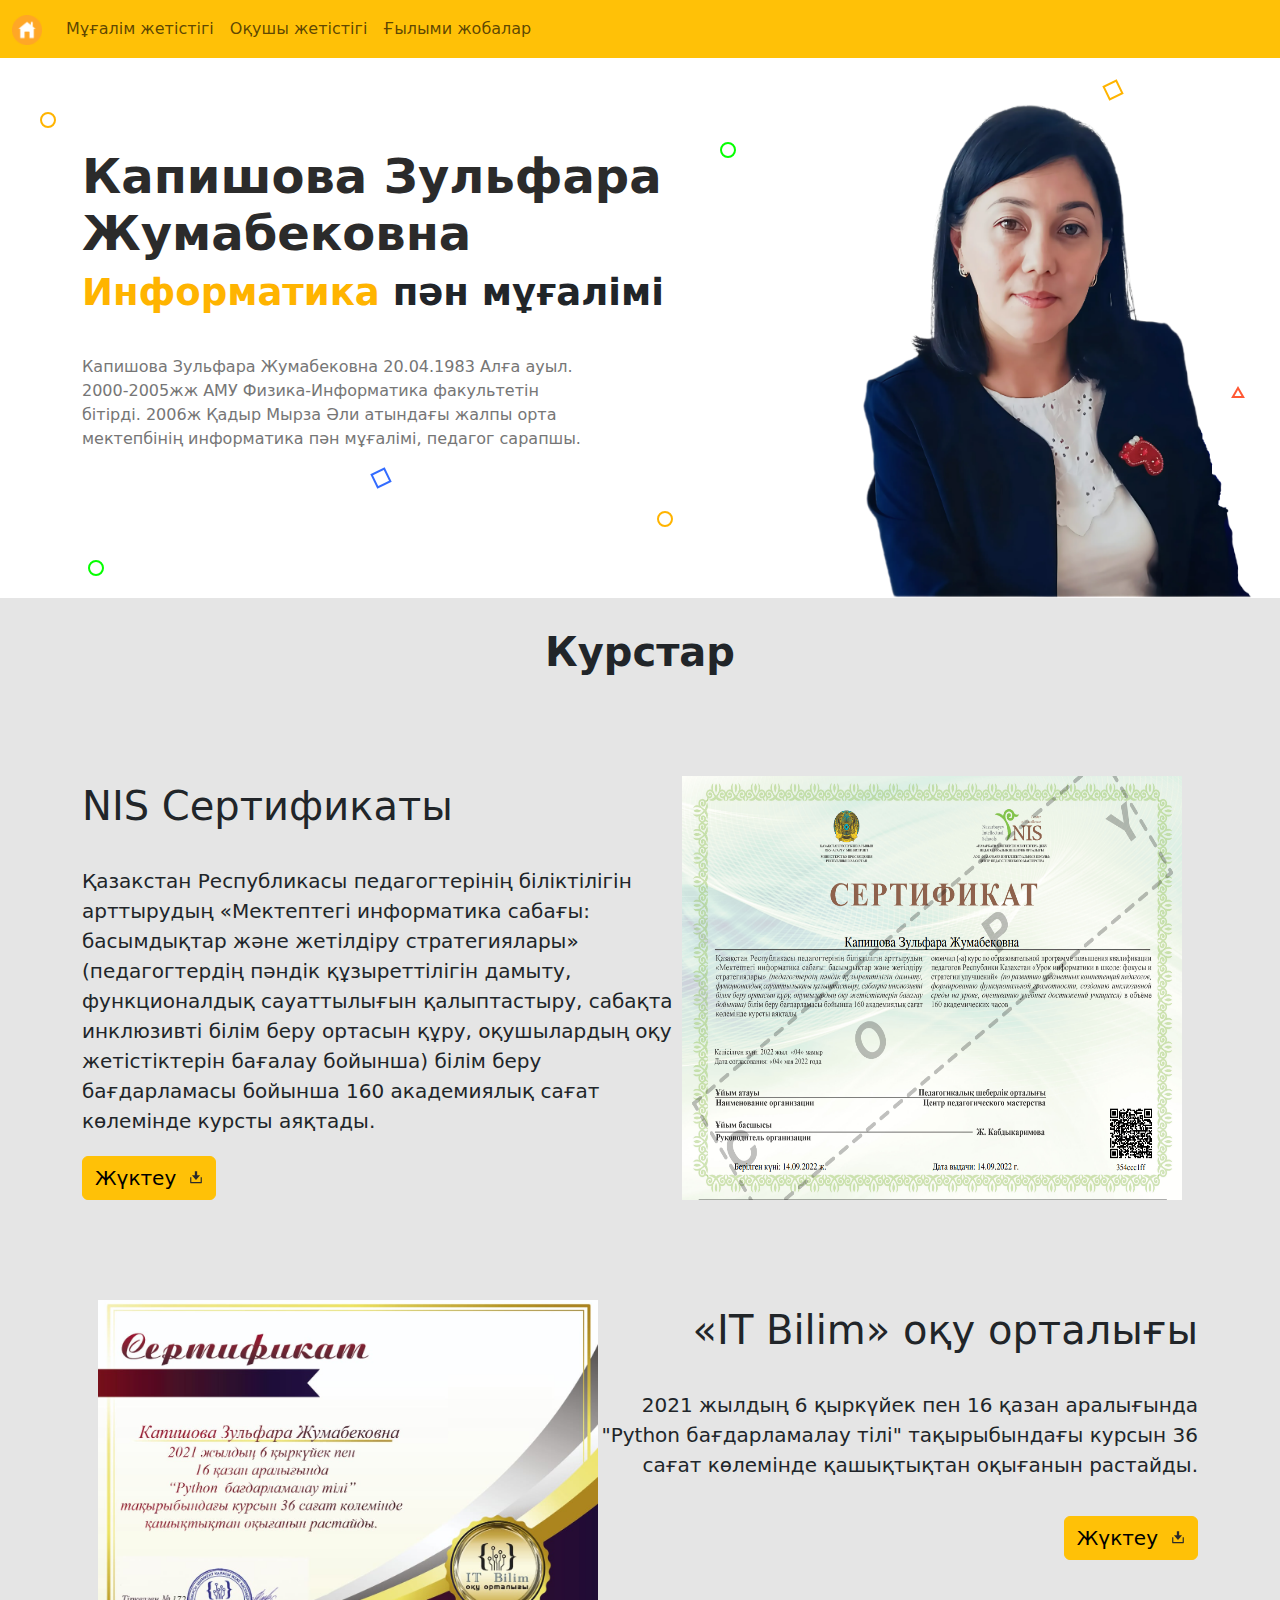
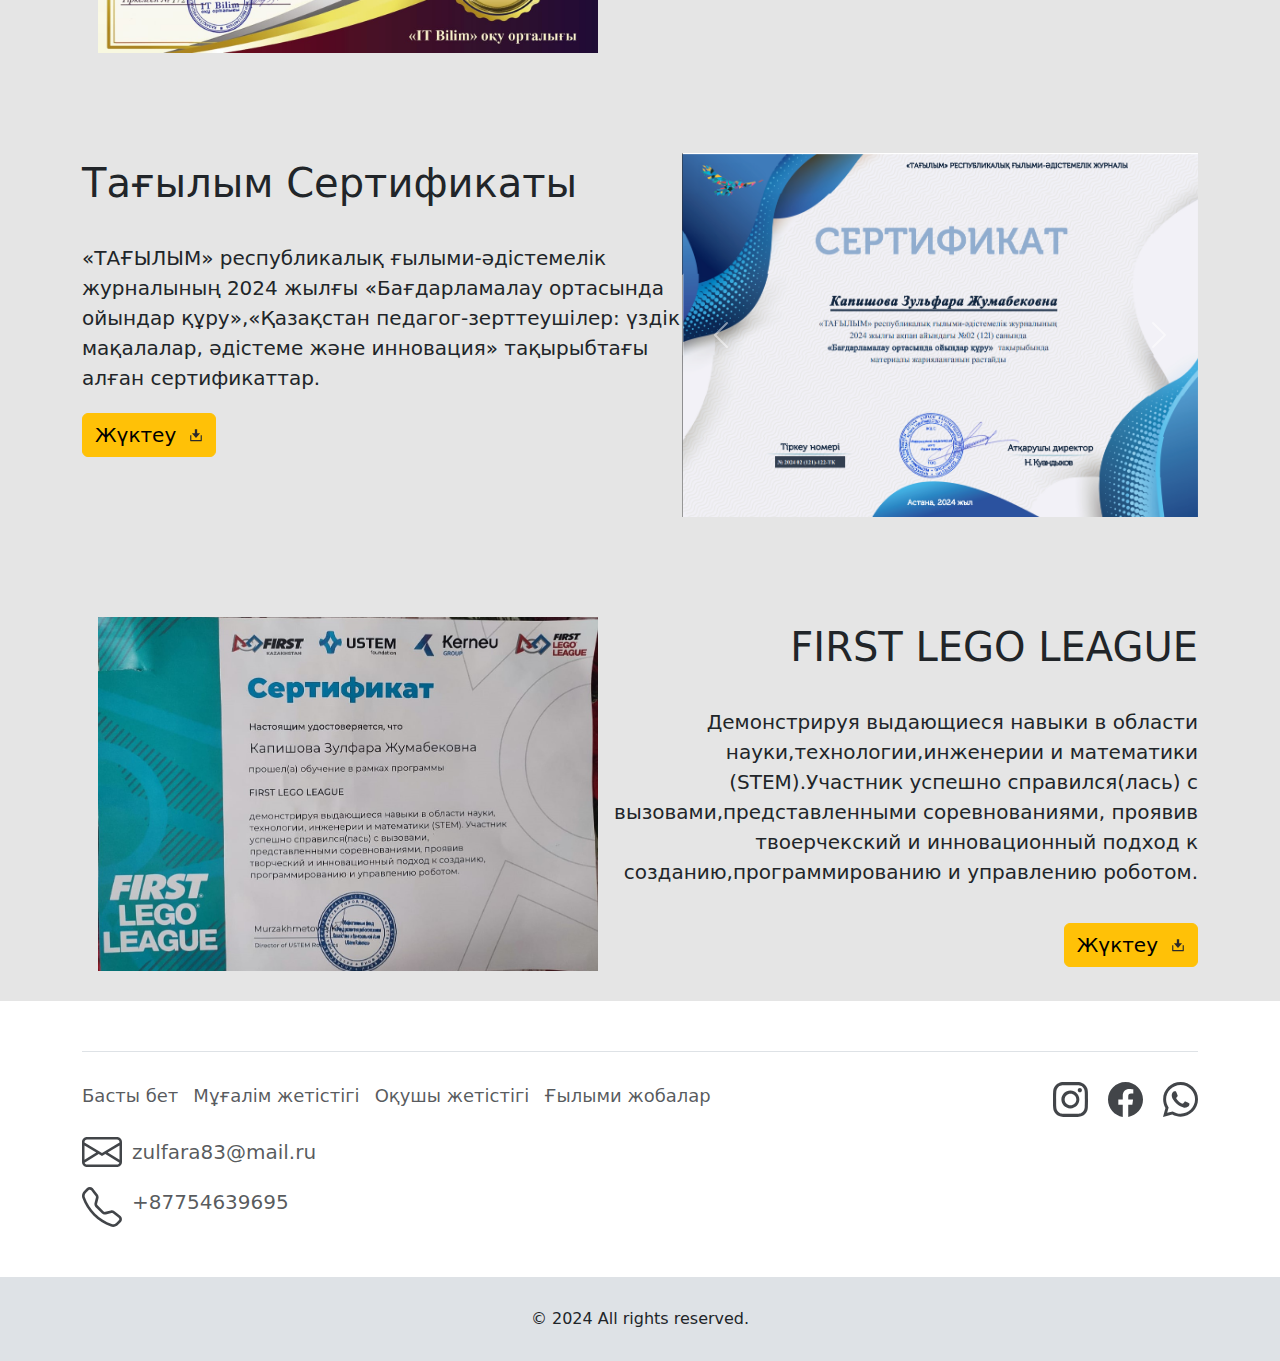
<file: index.html>
<!DOCTYPE html>
<html lang="en">
  <head>
    <meta charset="UTF-8" />
    <meta name="viewport" content="width=\, initial-scale=1.0" />
    <link
      href="https://cdn.jsdelivr.net/npm/bootstrap@5.3.3/dist/css/bootstrap.min.css"
      rel="stylesheet"
      integrity="sha384-QWTKZyjpPEjISv5WaRU9OFeRpok6YctnYmDr5pNlyT2bRjXh0JMhjY6hW+ALEwIH"
      crossorigin="anonymous"
    />
    <link rel="preconnect" href="https://fonts.googleapis.com" />
    <link rel="preconnect" href="https://fonts.gstatic.com" crossorigin />
    <link
      href="https://fonts.googleapis.com/css2?family=Inter:wght@100..900&family=Roboto:ital,wght@0,100;0,300;0,400;0,500;0,700;0,900;1,100;1,300;1,400;1,500;1,700;1,900&display=swap"
      rel="stylesheet"
    />
    <link rel="stylesheet" href="css/style.css" />
    <link
      rel="stylesheet"
      href="https://cdn.jsdelivr.net/npm/bootstrap-icons@1.11.3/font/bootstrap-icons.min.css"
    />
    <title>Portfolio</title>
  </head>
  <body>
    <script
      src="https://cdn.jsdelivr.net/npm/bootstrap@5.3.3/dist/js/bootstrap.bundle.min.js"
      integrity="sha384-YvpcrYf0tY3lHB60NNkmXc5s9fDVZLESaAA55NDzOxhy9GkcIdslK1eN7N6jIeHz"
      crossorigin="anonymous"
    ></script>
    <nav class="navbar navbar-expand-lg bg-warning">
      <div class="container-fluid">
        <a class="navbar-brand text-white" href="#"
          ><img src="icons/home.png" alt="logo" class="logo"
        /></a>
        <button
          class="navbar-toggler"
          type="button"
          data-bs-toggle="collapse"
          data-bs-target="#navbarNavAltMarkup"
          aria-controls="navbarNavAltMarkup"
          aria-expanded="false"
          aria-label="Toggle navigation"
        >
          <span class="navbar-toggler-icon"></span>
        </button>
        <div class="collapse navbar-collapse" id="navbarNavAltMarkup">
          <div class="navbar-nav">
            <a class="nav-link" href="teacher.html">Мұғалім жетістігі</a>
            <a class="nav-link" href="student.html">Оқушы жетістігі</a>
            <a class="nav-link" href="project.html">Ғылыми жобалар</a>
          </div>
        </div>
      </div>
    </nav>
    <section class="main">
      <div class="container">
        <img
          src="img/zulfara_circle.png"
          alt="zulfara_image"
          class="zul_circle"
        />
        <h1 class="main_title">Капишова Зульфара <br />Жумабековна</h1>
        <h2 class="main_subtitle"><span>Информатика</span> пән мұғалімі</h2>
        <p class="main_text">
          Капишова Зульфара Жумабековна 20.04.1983 Алға ауыл. 2000-2005жж АМУ
          Физика-Информатика факультетін бітірді. 2006ж Қадыр Мырза Әли атындағы
          жалпы орта мектепбінің информатика пән мұғалімі, педагог сарапшы.
        </p>
        <div>
          <div class="circle"></div>
          <div class="circle circle_2"></div>
          <div class="circle circle_yellow"></div>
          <div class="circle circle_yellow_2"></div>
          <div class="square"></div>
          <div class="square square_yellow"></div>
          <img src="icons/triangle.svg" alt="triangle" class="triangle" />
        </div>
        <img
          src="img/zulfara_photo.png"
          alt="zulfara_photo"
          class="main_image"
        />
      </div>
    </section>
    <section class="course">
      <div class="container">
        <h3 class="course_title">Курстар</h3>
        <div class="course_item">
          <div>
            <div class="course_item_title">NIS Сертификаты</div>
            <img
              src="img/NIS_diplom.png"
              alt="NIS_diplom"
              class="course_img img_mobile"
            />

            <p class="course_item_text">
              Қазакстан Республикасы педагогтерінің біліктілігін арттырудың
              «Мектептегі информатика сабағы: басымдықтар және жетілдіру
              стратегиялары» (педагогтердің пәндік құзыреттілігін дамыту,
              функционалдық сауаттылығын қалыптастыру, сабақта инклюзивті білім
              беру ортасын құру, оқушылардың оқу жетістіктерін бағалау бойынша)
              білім беру бағдарламасы бойынша 160 академиялық сағат көлемінде
              курсты аяқтады.
            </p>
            <a
              href="document/NIS_pdf_zulfara.pdf"
              class="course_a_btn"
              target="_blank"
              download
              ><button type="button" class="btn btn-warning course_btn">
                <div>Жүктеу</div>
                <img src="icons/Frame.svg" alt="frame" class="frame" /></button
            ></a>
          </div>
          <img src="img/NIS_diplom.png" alt="NIS_diplom" class="course_img" />
        </div>
        <div class="course_item item-reverse">
          <div>
            <div class="course_item_title course_item_title_end">
              «IT Bilim» оқу орталығы
            </div>
            <img
              src="img/it_bilim_diplom.jpg"
              alt="NIS_diplom"
              class="course_img img_mobile reverse_mobile_img"
            />
            <p class="course_item_text course_item_text_end">
              2021 жылдың 6 қыркүйек пен 16 қазан аралығында "Python
              бағдарламалау тілі" тақырыбындағы курсын 36 сағат көлемінде
              қашықтықтан оқығанын растайды.
            </p>
            <a
              href="img/it_bilim_diplom.jpg"
              class="course_a_btn"
              target="_blank"
              download
            >
              <button
                type="button"
                class="btn btn-warning course_btn course_btn_end"
              >
                <div>Жүктеу</div>
                <img src="icons/Frame.svg" alt="frame" class="frame" />
              </button>
            </a>
          </div>
          <img
            src="img/it_bilim_diplom.jpg"
            alt="NIS_diplom"
            class="course_img"
          />
        </div>
        <div class="course_item">
          <div>
            <div class="course_item_title">Тағылым Сертификаты</div>
            <div class="carousel_wrapper">
              <div id="carouselExample" class="carousel slide carousel_mobile">
                <div class="carousel-inner">
                  <div class="carousel-item active">
                    <img
                      src="img/Tagulum_1.png"
                      class="d-block w-100"
                      alt="Tagulum_img"
                    />
                  </div>
                  <div class="carousel-item">
                    <img
                      src="img/Tagulum_2.png"
                      class="d-block w-100"
                      alt="Tagulum_img"
                    />
                  </div>
                  <div class="carousel-item">
                    <img
                      src="img/Tagulum_3.png"
                      class="d-block w-100"
                      alt="Tagulum_img"
                    />
                  </div>
                </div>
                <button
                  class="carousel-control-prev"
                  type="button"
                  data-bs-target="#carouselExample"
                  data-bs-slide="prev"
                >
                  <span
                    class="carousel-control-prev-icon"
                    aria-hidden="true"
                  ></span>
                  <span class="visually-hidden">Previous</span>
                </button>
                <button
                  class="carousel-control-next"
                  type="button"
                  data-bs-target="#carouselExample"
                  data-bs-slide="next"
                >
                  <span
                    class="carousel-control-next-icon"
                    aria-hidden="true"
                  ></span>
                  <span class="visually-hidden">Next</span>
                </button>
              </div>
              <div class="carousel_block"></div>
            </div>
            <p class="course_item_text">
              «ТАҒЫЛЫМ» республикалық ғылыми-әдістемелік журналының 2024 жылғы
              «Бағдарламалау ортасында ойындар құру»,«Қазақстан
              педагог-зерттеушілер: үздік мақалалар, әдістеме және инновация»
              тақырыбтағы алған сертификаттар.
            </p>
            <a
              href="document/Капишова_Зульфара_Жумабековна_тағылым.pdf"
              class="course_a_btn"
              target="_blank"
              download
            >
              <button type="button" class="btn btn-warning course_btn">
                <div>Жүктеу</div>
                <img src="icons/Frame.svg" alt="frame" class="frame" />
              </button>
            </a>
          </div>
          <div id="carouselExample" class="carousel slide tagulum">
            <div class="carousel-inner">
              <div class="carousel-item active">
                <img
                  src="img/Tagulum_1.png"
                  class="d-block w-100"
                  alt="Tagulum_img"
                />
              </div>
              <div class="carousel-item">
                <img
                  src="img/Tagulum_2.png"
                  class="d-block w-100"
                  alt="Tagulum_img"
                />
              </div>
              <div class="carousel-item">
                <img
                  src="img/Tagulum_3.png"
                  class="d-block w-100"
                  alt="Tagulum_img"
                />
              </div>
            </div>
            <button
              class="carousel-control-prev"
              type="button"
              data-bs-target="#carouselExample"
              data-bs-slide="prev"
            >
              <span
                class="carousel-control-prev-icon"
                aria-hidden="true"
              ></span>
              <span class="visually-hidden">Previous</span>
            </button>
            <button
              class="carousel-control-next"
              type="button"
              data-bs-target="#carouselExample"
              data-bs-slide="next"
            >
              <span
                class="carousel-control-next-icon"
                aria-hidden="true"
              ></span>
              <span class="visually-hidden">Next</span>
            </button>
          </div>
        </div>
        <div class="course_item item-reverse">
          <div>
            <div class="course_item_title course_item_title_end">
              FIRST LEGO LEAGUE
            </div>
            <img
              src="img/first_diplom.jpg"
              alt="first_diplom"
              class="course_img img_mobile reverse_mobile_img"
            />
            <p class="course_item_text course_item_text_end">
              Демонстрируя выдающиеся навыки в области
              науки,технологии,инженерии и математики (STEM).Участник успешно
              справился(лась) с вызовами,представленными соревнованиями, проявив
              твоерчекский и инновационный подход к созданию,программированию и
              управлению роботом.
            </p>
            <a
              href="img/first_diplom.jpg"
              class="course_a_btn"
              target="_blank"
              download
            >
              <button
                type="button"
                class="btn btn-warning course_btn course_btn_end"
              >
                <div>Жүктеу</div>
                <img src="icons/Frame.svg" alt="frame" class="frame" />
              </button>
            </a>
          </div>
          <img
            src="img/first_diplom.jpg"
            alt="first_diplom"
            class="course_img"
          />
        </div>
      </div>
    </section>
    <footer class="footer">
      <div class="container">
        <div class="divider"></div>
        <div class="footer_wrapper">
          <div class="footer_item">
            <a href="#" class="footer_link">Басты бет</a>
            <a href="teacher.html" class="footer_link">Мұғалім жетістігі</a>
            <a href="student.html" class="footer_link">Оқушы жетістігі</a>
            <a href="project.html" class="footer_link">Ғылыми жобалар</a>
          </div>

          <div class="footer_social">
            <a href="#"
              ><img
                src="icons/instagram.svg"
                alt="instagram"
                class="social_icon"
            /></a>
            <a href="#"
              ><img src="icons/facebook.svg" alt="facebook" class="social_icon"
            /></a>
            <a href="#"
              ><img src="icons/whatsapp.svg" alt="whatsapp" class="social_icon"
            /></a>
          </div>
        </div>
        <div class="contacts">
          <div class="contacts_item">
            <img src="icons/email.svg" alt="email" class="contacts_icon" />
            <div class="contacts_text">zulfara83@mail.ru</div>
          </div>
          <div class="contacts_item mt">
            <img src="icons/phone.svg" alt="phone" class="contacts_icon" />
            <div class="contacts_text">+87754639695</div>
          </div>
        </div>
      </div>
      <div class="footer_down">
        <div class="footer_down_text">© 2024 All rights reserved.</div>
      </div>
    </footer>
    <!-- dksjfdsjklfjsdkflsdjd -->
  </body>
</html>
</file>
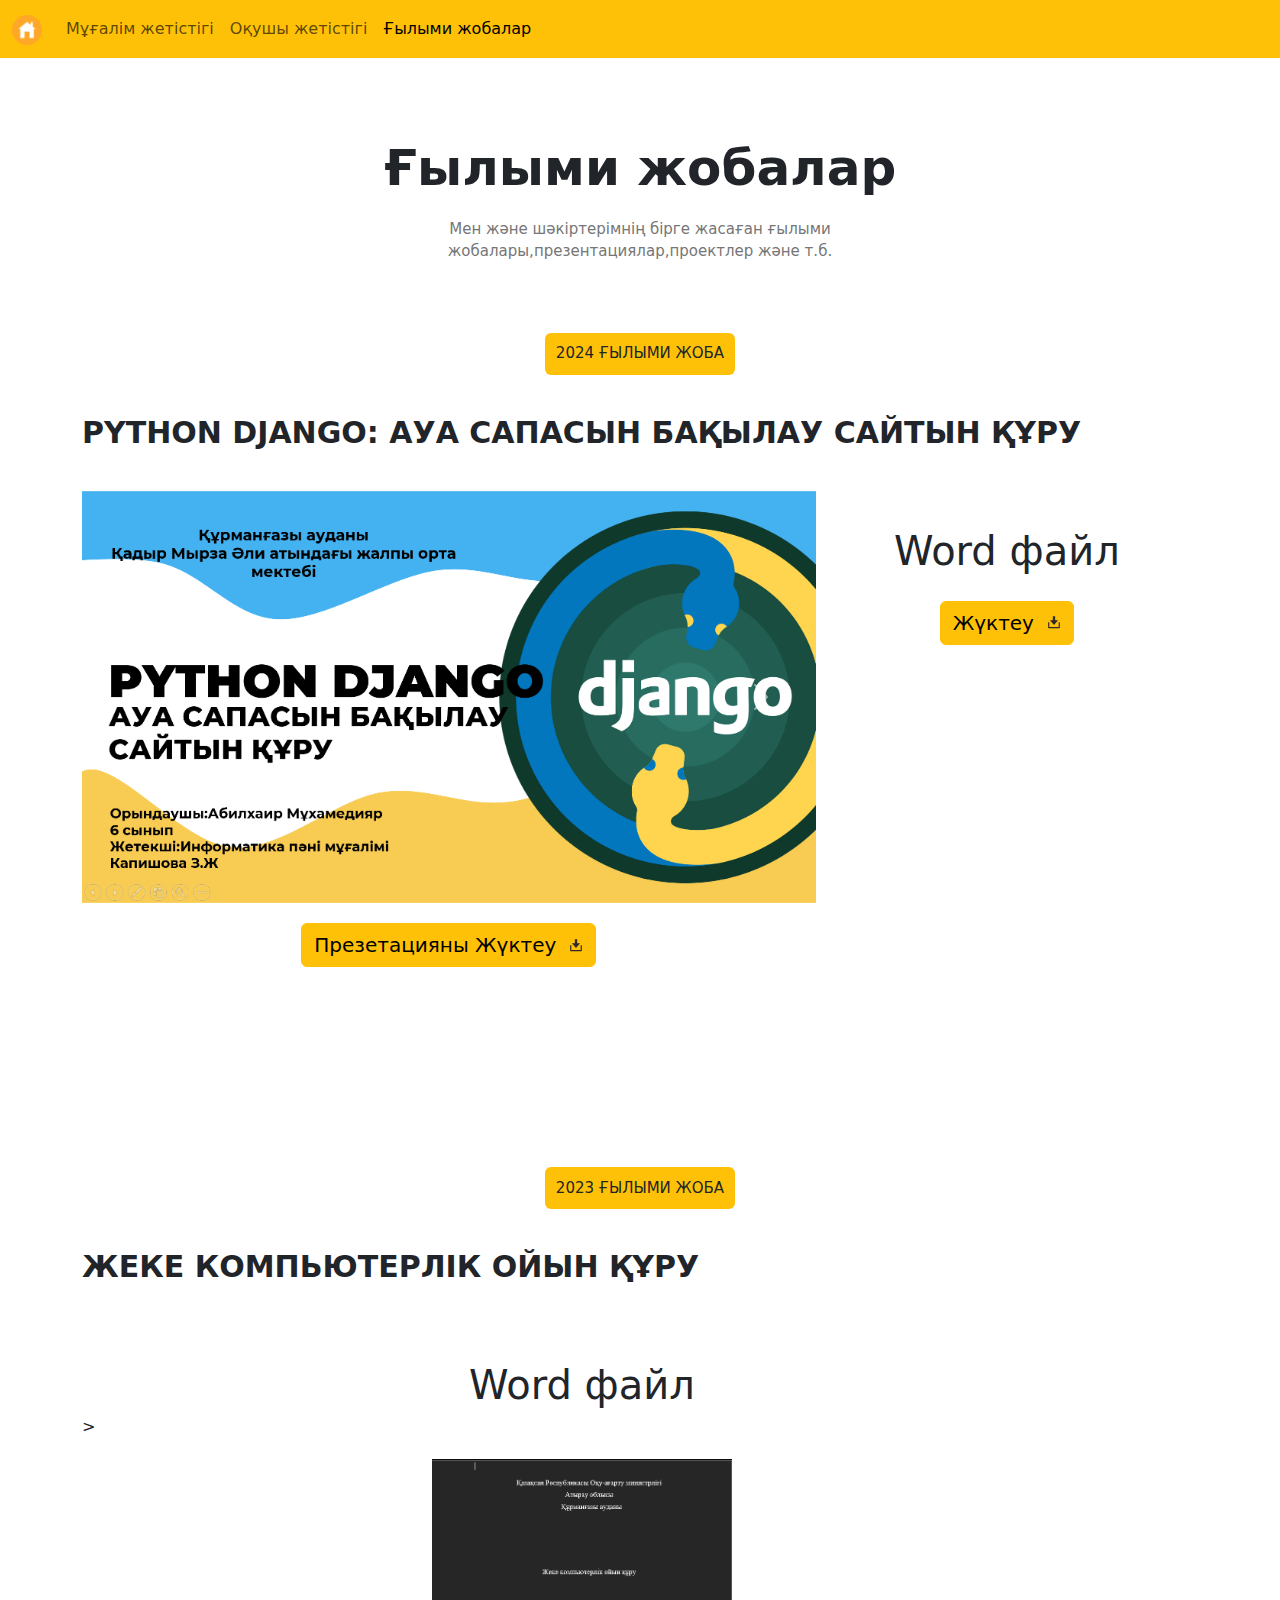
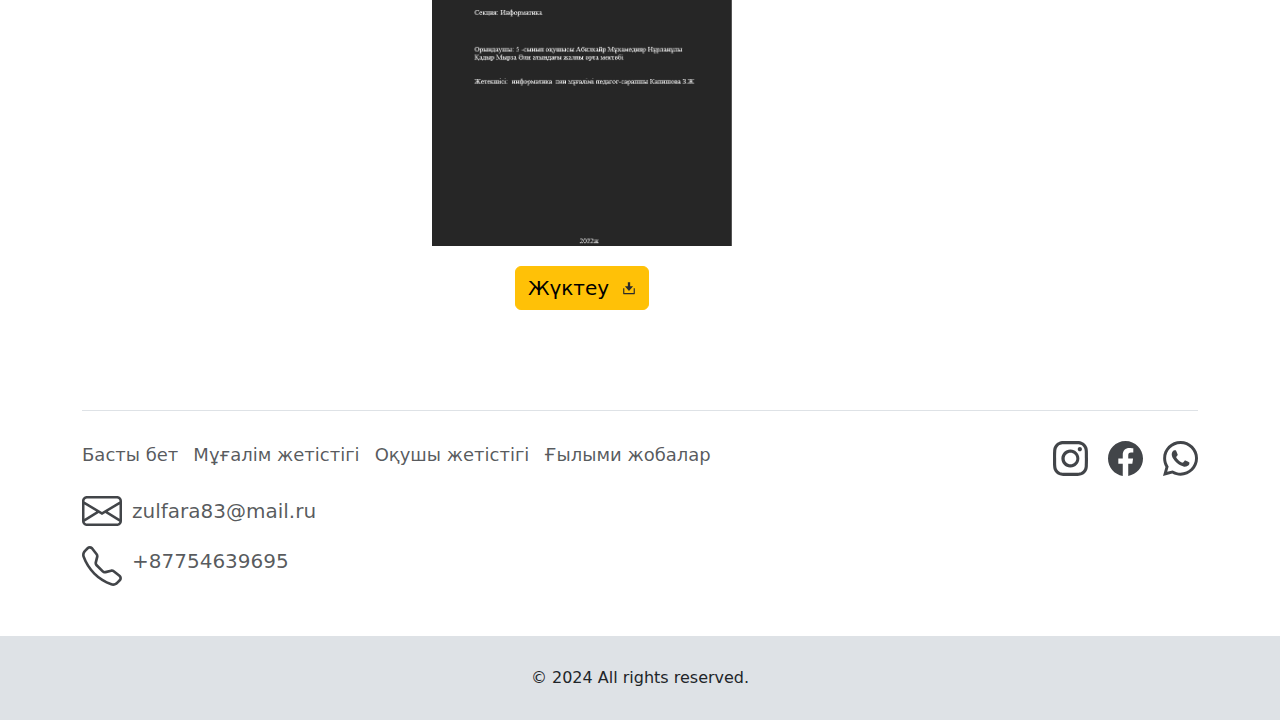
<file: project.html>
<!DOCTYPE html>
<html lang="en">
  <head>
    <meta charset="UTF-8" />
    <meta name="viewport" content="width=\, initial-scale=1.0" />
    <link
      href="https://cdn.jsdelivr.net/npm/bootstrap@5.3.3/dist/css/bootstrap.min.css"
      rel="stylesheet"
      integrity="sha384-QWTKZyjpPEjISv5WaRU9OFeRpok6YctnYmDr5pNlyT2bRjXh0JMhjY6hW+ALEwIH"
      crossorigin="anonymous"
    />
    <link rel="preconnect" href="https://fonts.googleapis.com" />
    <link rel="preconnect" href="https://fonts.gstatic.com" crossorigin />
    <link
      href="https://fonts.googleapis.com/css2?family=Inter:wght@100..900&family=Roboto:ital,wght@0,100;0,300;0,400;0,500;0,700;0,900;1,100;1,300;1,400;1,500;1,700;1,900&display=swap"
      rel="stylesheet"
    />
    <link rel="stylesheet" href="css/teacher_style.css" />
    <link rel="stylesheet" href="css/style.css" />
    <link rel="stylesheet" href="css/student_style.css" />
    <link rel="stylesheet" href="css/project_style.css" />
    <title>Portfolio</title>
  </head>
  <body>
    <script
      src="https://cdn.jsdelivr.net/npm/bootstrap@5.3.3/dist/js/bootstrap.bundle.min.js"
      integrity="sha384-YvpcrYf0tY3lHB60NNkmXc5s9fDVZLESaAA55NDzOxhy9GkcIdslK1eN7N6jIeHz"
      crossorigin="anonymous"
    ></script>
    <nav class="navbar navbar-expand-lg bg-warning">
      <div class="container-fluid">
        <a class="navbar-brand text-white" href="index.html"
          ><img src="icons/home.png" alt="logo" class="logo"
        /></a>
        <button
          class="navbar-toggler"
          type="button"
          data-bs-toggle="collapse"
          data-bs-target="#navbarNavAltMarkup"
          aria-controls="navbarNavAltMarkup"
          aria-expanded="false"
          aria-label="Toggle navigation"
        >
          <span class="navbar-toggler-icon"></span>
        </button>
        <div class="collapse navbar-collapse" id="navbarNavAltMarkup">
          <div class="navbar-nav">
            <a class="nav-link" href="teacher.html">Мұғалім жетістігі</a>
            <a class="nav-link" href="student.html">Оқушы жетістігі</a>
            <a class="nav-link active" href="#">Ғылыми жобалар</a>
          </div>
        </div>
      </div>
    </nav>
    <section class="project">
      <div class="container">
        <h1 class="teacher_title">Ғылыми жобалар</h1>
        <p class="teacher_sub_title">
          Мен және шәкіртерімнің бірге жасаған ғылыми
          жобалары,презентациялар,проектлер және т.б.
        </p>
        <div class="project_item">
          <div class="project_title bg-warning">2024 ғылыми жоба</div>
          <h2 class="project_subtitle">
            PYTHON DJANGO: АУА САПАСЫН БАҚЫЛАУ САЙТЫН ҚҰРУ
          </h2>
          <div class="project_document">
            <div>
              <div id="carouselExample" class="carousel slide">
                <div class="carousel-inner">
                  <div class="carousel-item active">
                    <img
                      src="img/document_img/presention/ppt_1/ppt_1.png"
                      class="d-block w-100"
                      alt="ppt"
                    />
                  </div>
                  <div class="carousel-item">
                    <img
                      src="img/document_img/presention/ppt_1/ppt_2.png"
                      class="d-block w-100"
                      alt="ppt"
                    />
                  </div>
                  <div class="carousel-item">
                    <img
                      src="img/document_img/presention/ppt_1/ppt_3.png"
                      class="d-block w-100"
                      alt="ppt"
                    />
                  </div>
                  <div class="carousel-item">
                    <img
                      src="img/document_img/presention/ppt_1/ppt_4.png"
                      class="d-block w-100"
                      alt="ppt"
                    />
                  </div>
                  <div class="carousel-item">
                    <img
                      src="img/document_img/presention/ppt_1/ppt_5.png"
                      class="d-block w-100"
                      alt="ppt"
                    />
                  </div>
                  <div class="carousel-item">
                    <img
                      src="img/document_img/presention/ppt_1/ppt_6.png"
                      class="d-block w-100"
                      alt="ppt"
                    />
                  </div>
                </div>
                <button
                  class="carousel-control-prev"
                  type="button"
                  data-bs-target="#carouselExample"
                  data-bs-slide="prev"
                >
                  <span
                    class="carousel-control-prev-icon"
                    aria-hidden="true"
                  ></span>
                  <span class="visually-hidden">Previous</span>
                </button>
                <button
                  class="carousel-control-next"
                  type="button"
                  data-bs-target="#carouselExample"
                  data-bs-slide="next"
                >
                  <span
                    class="carousel-control-next-icon"
                    aria-hidden="true"
                  ></span>
                  <span class="visually-hidden">Next</span>
                </button>
              </div>
              <a
                href="document/Зерде Абилхаир Мұхамедияр презентация.pptx"
                class="course_a_btn center"
                target="_blank"
                download
              >
                <button type="button" class="btn btn-warning course_btn">
                  <div>Презетацияны Жүктеу</div>
                  <img src="icons/Frame.svg" alt="frame" class="frame" />
                </button>
              </a>
            </div>
            <div class="word_item">
              <div class="word_text">Word файл</div>
              <a
                href="document/Қадыр Мырза Әли ж.о.м Абилхаир Мұхамедияр Зерде жұмысы.docx"
                class="course_a_btn center"
                target="_blank"
                download
              >
                <button type="button" class="btn btn-warning course_btn">
                  <div>Жүктеу</div>
                  <img src="icons/Frame.svg" alt="frame" class="frame" />
                </button>
              </a>
            </div>
          </div>
        </div>
        <div class="project_item project_margin">
          <div class="project_title bg-warning">2023 ғылыми жоба</div>
          <h2 class="project_subtitle">ЖЕКЕ КОМПЬЮТЕРЛІК ОЙЫН ҚҰРУ</h2>
          <div class="project_document">
            <div class="word_item">
              <div class="word_text">Word файл</div>

              ><img
                src="img/document_img/word/res_word.png"
                alt="word"
                class="word_img"
              />
              <a
                href="document/Қадыр Мырза Әли атындағы ж.о.м зерде Абилхайр М.docx"
                class="course_a_btn center"
                target="_blank"
                download
              >
                <button type="button" class="btn btn-warning course_btn">
                  <div>Жүктеу</div>
                  <img src="icons/Frame.svg" alt="frame" class="frame" />
                </button>
              </a>
            </div>
          </div>
        </div>
      </div>
    </section>
    <footer class="footer">
      <div class="container">
        <div class="divider"></div>
        <div class="footer_wrapper">
          <div class="footer_item">
            <a href="#" class="footer_link">Басты бет</a>
            <a href="teacher.html" class="footer_link">Мұғалім жетістігі</a>
            <a href="student.html" class="footer_link">Оқушы жетістігі</a>
            <a href="project.html" class="footer_link">Ғылыми жобалар</a>
          </div>

          <div class="footer_social">
            <a href="#"
              ><img
                src="icons/instagram.svg"
                alt="instagram"
                class="social_icon"
            /></a>
            <a href="#"
              ><img src="icons/facebook.svg" alt="facebook" class="social_icon"
            /></a>
            <a href="#"
              ><img src="icons/whatsapp.svg" alt="whatsapp" class="social_icon"
            /></a>
          </div>
        </div>
        <div class="contacts">
          <div class="contacts_item">
            <img src="icons/email.svg" alt="email" class="contacts_icon" />
            <div class="contacts_text">zulfara83@mail.ru</div>
          </div>
          <div class="contacts_item mt">
            <img src="icons/phone.svg" alt="phone" class="contacts_icon" />
            <div class="contacts_text">+87754639695</div>
          </div>
        </div>
      </div>
      <div class="footer_down">
        <div class="footer_down_text">© 2024 All rights reserved.</div>
      </div>
    </footer>
  </body>
</html>
</file>
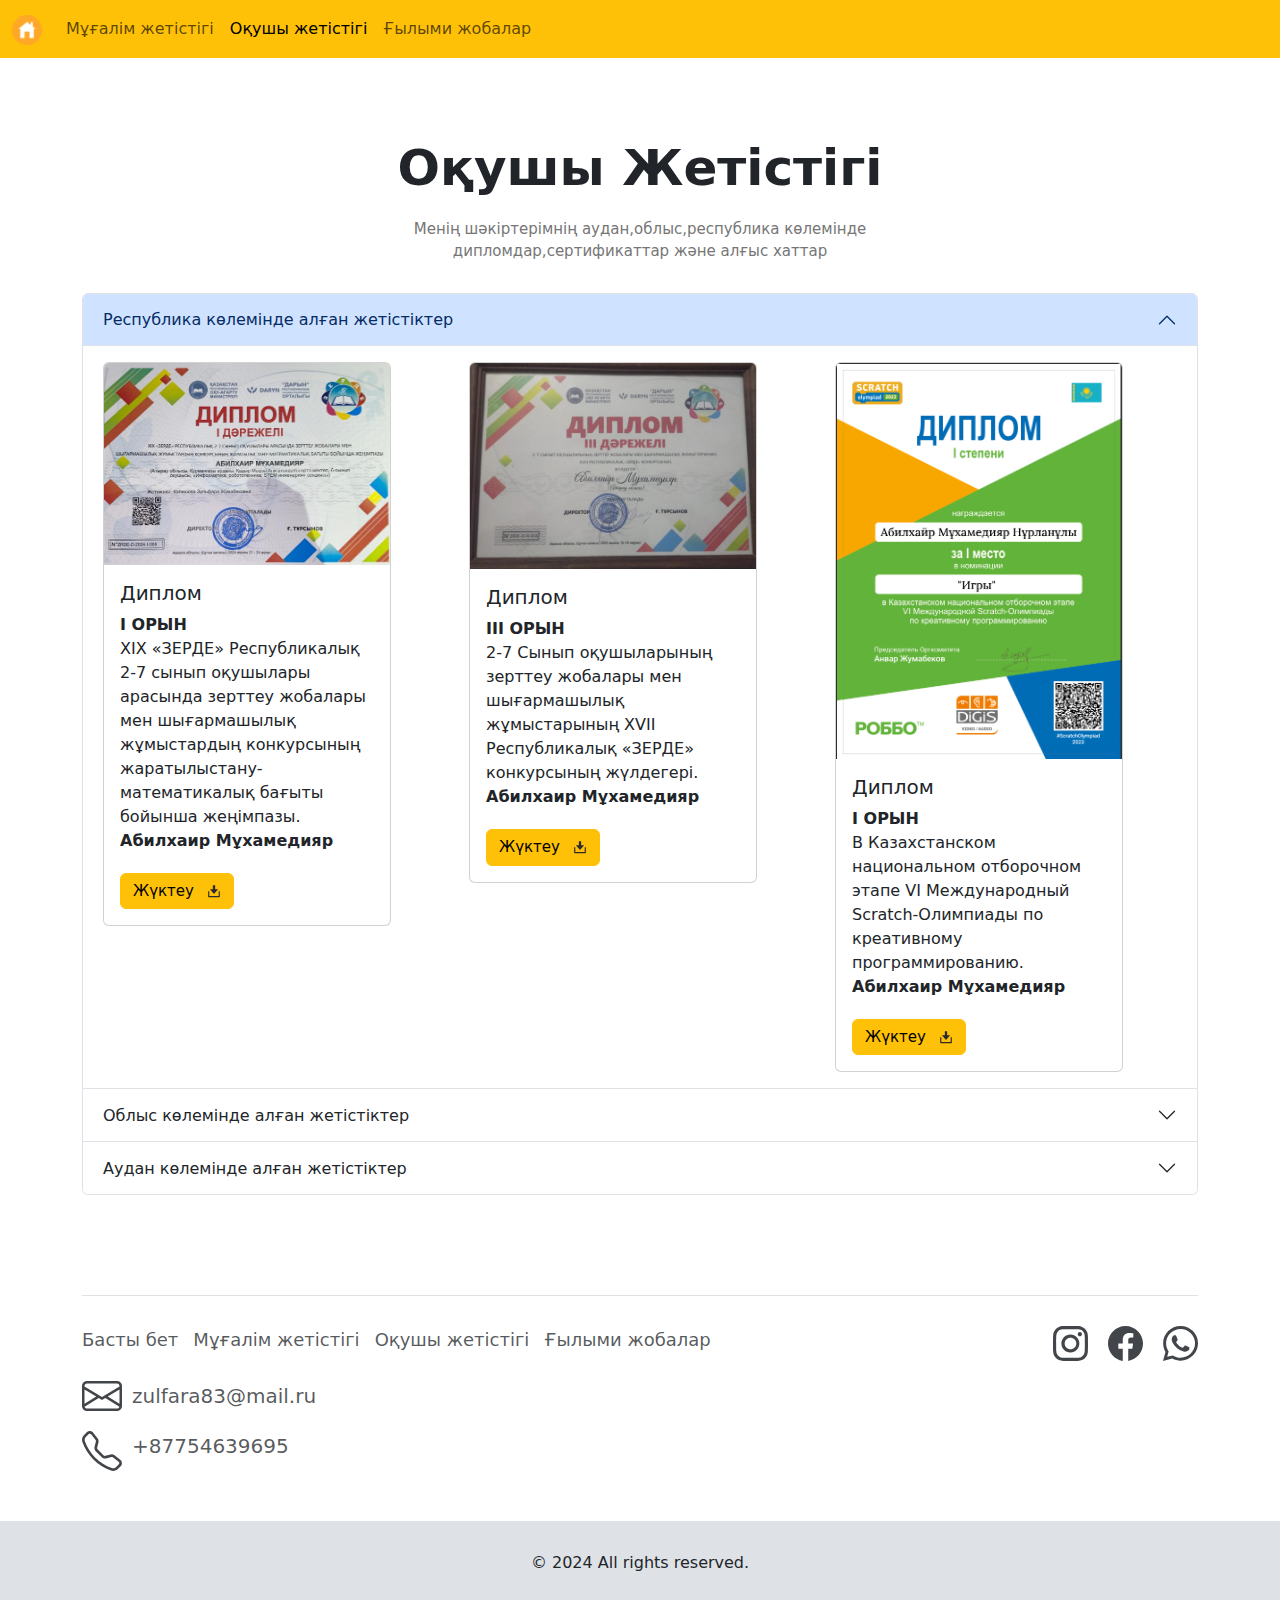
<file: student.html>
<!DOCTYPE html>
<html lang="en">
  <head>
    <meta charset="UTF-8" />
    <meta name="viewport" content="width=\, initial-scale=1.0" />
    <link
      href="https://cdn.jsdelivr.net/npm/bootstrap@5.3.3/dist/css/bootstrap.min.css"
      rel="stylesheet"
      integrity="sha384-QWTKZyjpPEjISv5WaRU9OFeRpok6YctnYmDr5pNlyT2bRjXh0JMhjY6hW+ALEwIH"
      crossorigin="anonymous"
    />
    <link rel="preconnect" href="https://fonts.googleapis.com" />
    <link rel="preconnect" href="https://fonts.gstatic.com" crossorigin />
    <link
      href="https://fonts.googleapis.com/css2?family=Inter:wght@100..900&family=Roboto:ital,wght@0,100;0,300;0,400;0,500;0,700;0,900;1,100;1,300;1,400;1,500;1,700;1,900&display=swap"
      rel="stylesheet"
    />
    <link rel="stylesheet" href="css/teacher_style.css" />
    <link rel="stylesheet" href="css/style.css" />
    <link rel="stylesheet" href="css/student_style.css" />
    <title>Portfolio</title>
  </head>
  <body>
    <script
      src="https://cdn.jsdelivr.net/npm/bootstrap@5.3.3/dist/js/bootstrap.bundle.min.js"
      integrity="sha384-YvpcrYf0tY3lHB60NNkmXc5s9fDVZLESaAA55NDzOxhy9GkcIdslK1eN7N6jIeHz"
      crossorigin="anonymous"
    ></script>
    <nav class="navbar navbar-expand-lg bg-warning">
      <div class="container-fluid">
        <a class="navbar-brand text-white" href="index.html"
          ><img src="icons/home.png" alt="logo" class="logo"
        /></a>
        <button
          class="navbar-toggler"
          type="button"
          data-bs-toggle="collapse"
          data-bs-target="#navbarNavAltMarkup"
          aria-controls="navbarNavAltMarkup"
          aria-expanded="false"
          aria-label="Toggle navigation"
        >
          <span class="navbar-toggler-icon"></span>
        </button>
        <div class="collapse navbar-collapse" id="navbarNavAltMarkup">
          <div class="navbar-nav">
            <a class="nav-link" href="teacher.html">Мұғалім жетістігі</a>
            <a class="nav-link active" href="#">Оқушы жетістігі</a>
            <a class="nav-link" href="project.html">Ғылыми жобалар</a>
          </div>
        </div>
      </div>
    </nav>
    <section class="student">
      <div class="container">
        <h1 class="teacher_title">Оқушы Жетістігі</h1>
        <p class="teacher_sub_title">
          Менің шәкіртерімнің аудан,облыс,республика көлемінде
          дипломдар,сертификаттар және алғыс хаттар
        </p>
        <div class="accordion accordion_margin" id="accordionExample">
          <div class="accordion-item">
            <h2 class="accordion-header">
              <button
                class="accordion-button"
                type="button"
                data-bs-toggle="collapse"
                data-bs-target="#collapseOne"
                aria-expanded="true"
                aria-controls="collapseOne"
              >
                Республика көлемінде алған жетістіктер
              </button>
            </h2>
            <div
              id="collapseOne"
              class="accordion-collapse collapse show"
              data-bs-parent="#accordionExample"
            >
              <div class="accordion-body">
                <div class="row">
                  <div class="col">
                    <div class="card" style="width: 18rem">
                      <img
                        src="img/student/res_I.jpg"
                        class="card-img-top"
                        alt="diplom"
                      />
                      <div class="card-body">
                        <h5 class="card-title">Диплом</h5>
                        <p class="card-text">
                          <strong>I ОРЫН</strong>
                          <br />
                          XIX «ЗЕРДЕ» Республикалық 2-7 сынып оқушылары арасында
                          зерттеу жобалары мен шығармашылық жұмыстардың
                          конкурсының жаратылыстану-математикалық бағыты бойынша
                          жеңімпазы.
                          <br />
                          <strong>Абилхаир Мұхамедияр</strong>
                        </p>
                        <a
                          href="img/student/res_III.jpg"
                          class="course_a_btn"
                          target="_blank"
                          download
                        >
                          <button
                            type="button"
                            class="btn btn-warning course_btn teacher_btn"
                          >
                            <div>Жүктеу</div>
                            <img
                              src="icons/Frame.svg"
                              alt="frame"
                              class="frame"
                            />
                          </button>
                        </a>
                      </div>
                    </div>
                  </div>
                  <div class="col">
                    <div class="card" style="width: 18rem">
                      <img
                        src="img/student/res_III.jpg"
                        class="card-img-top"
                        alt="diplom"
                      />
                      <div class="card-body">
                        <h5 class="card-title">Диплом</h5>
                        <p class="card-text">
                          <strong>III ОРЫН</strong>
                          <br />
                          2-7 Сынып оқушыларының зерттеу жобалары мен
                          шығармашылық жұмыстарының XVII Республикалық «ЗЕРДЕ»
                          конкурсының жүлдегері.
                          <br />
                          <strong>Абилхаир Мұхамедияр</strong>
                        </p>
                        <a
                          href="img/student/res_III.jpg"
                          class="course_a_btn"
                          target="_blank"
                          download
                        >
                          <button
                            type="button"
                            class="btn btn-warning course_btn teacher_btn"
                          >
                            <div>Жүктеу</div>
                            <img
                              src="icons/Frame.svg"
                              alt="frame"
                              class="frame"
                            />
                          </button>
                        </a>
                      </div>
                    </div>
                  </div>
                  <div class="col">
                    <div class="card" style="width: 18rem">
                      <img
                        src="img/student/scratch_diplom.png"
                        class="card-img-top"
                        alt="diplom"
                      />
                      <div class="card-body">
                        <h5 class="card-title">Диплом</h5>
                        <p class="card-text">
                          <strong>I ОРЫН</strong>
                          <br />
                          В Казахстанском национальном отборочном этапе VI
                          Международный Scratch-Олимпиады по креативному
                          программированию.
                          <br />
                          <strong>Абилхаир Мұхамедияр</strong>
                        </p>
                        <a
                          href="img/student/scratch_diplom.png"
                          class="course_a_btn"
                          target="_blank"
                          download
                        >
                          <button
                            type="button"
                            class="btn btn-warning course_btn teacher_btn"
                          >
                            <div>Жүктеу</div>
                            <img
                              src="icons/Frame.svg"
                              alt="frame"
                              class="frame"
                            />
                          </button>
                        </a>
                      </div>
                    </div>
                  </div>
                </div>
              </div>
            </div>
          </div>
          <div class="accordion-item">
            <h2 class="accordion-header">
              <button
                class="accordion-button collapsed"
                type="button"
                data-bs-toggle="collapse"
                data-bs-target="#collapseTwo"
                aria-expanded="false"
                aria-controls="collapseTwo"
              >
                Облыс көлемінде алған жетістіктер
              </button>
            </h2>
            <div
              id="collapseTwo"
              class="accordion-collapse collapse"
              data-bs-parent="#accordionExample"
            >
              <div class="accordion-body">
                <div class="row">
                  <div class="col">
                    <div class="card" style="width: 18rem">
                      <img
                        src="img/student/obl_2024.jpg"
                        class="card-img-top"
                        alt="diplom"
                      />
                      <div class="card-body">
                        <h5 class="card-title">Диплом</h5>
                        <p class="card-text">
                          <strong>I ОРЫН</strong>
                          <br />
                          2-7 сынып оқушылары арасында «ЗЕРДЕ» Республикалық
                          зерттеу жобалары конкурсының облыстық кезеңінде
                          «Информатика, робототехника, STEM инженерия» секция
                          бойынша жүлдегері.
                          <br />
                          <strong>Абилхаир Мұхамедияр</strong>
                        </p>
                        <a
                          href="img/student/obl_2024.jpg"
                          class="course_a_btn"
                          target="_blank"
                          download
                        >
                          <button
                            type="button"
                            class="btn btn-warning course_btn teacher_btn"
                          >
                            <div>Жүктеу</div>
                            <img
                              src="icons/Frame.svg"
                              alt="frame"
                              class="frame"
                            />
                          </button>
                        </a>
                      </div>
                    </div>
                  </div>
                  <div class="col">
                    <div class="card" style="width: 18rem">
                      <img
                        src="img/student/obl_2023.jpg"
                        class="card-img-top"
                        alt="diplom"
                      />
                      <div class="card-body">
                        <h5 class="card-title">Диплом</h5>
                        <p class="card-text">
                          <strong>I ОРЫН</strong>
                          <br />
                          2-7 сынып оқушылары арасында «ЗЕРДЕ» Республикалық
                          зерттеу жобалары конкурсының облыстық кезеңінде
                          «Информатика, робототехника, STEM инженерия» секция
                          бойынша жүлдегері.
                          <br />
                          <strong>Абилхаир Мұхамедияр</strong>
                        </p>
                        <a
                          href="img/student/obl_2023.jpg"
                          class="course_a_btn"
                          target="_blank"
                          download
                        >
                          <button
                            type="button"
                            class="btn btn-warning course_btn teacher_btn"
                          >
                            <div>Жүктеу</div>
                            <img
                              src="icons/Frame.svg"
                              alt="frame"
                              class="frame"
                            />
                          </button>
                        </a>
                      </div>
                    </div>
                  </div>
                  <div class="col">
                    <div class="card" style="width: 18rem">
                      <img
                        src="img/student/first_lego_diplom.jpg"
                        class="card-img-top"
                        alt="diplom"
                      />
                      <div class="card-body">
                        <h5 class="card-title">Диплом</h5>
                        <p class="card-text">
                          <strong>Engineering Excellence Award</strong>
                          <br />
                          Atyrau FIRST CHAMPIONSHIP «FIRST LEGO LEAGUE CHALENGE»
                          <br />
                          <strong>Команда Digital Dream Team</strong>
                        </p>
                        <a
                          href="img/student/first_lego_diplom.jpg"
                          class="course_a_btn"
                          target="_blank"
                          download
                        >
                          <button
                            type="button"
                            class="btn btn-warning course_btn teacher_btn"
                          >
                            <div>Жүктеу</div>
                            <img
                              src="icons/Frame.svg"
                              alt="frame"
                              class="frame"
                            />
                          </button>
                        </a>
                      </div>
                    </div>
                  </div>
                  <div class="col">
                    <div class="card" style="width: 18rem">
                      <img
                        src="img/student/obl_thanks_2024.jpg"
                        class="card-img-top"
                        alt="diplom"
                      />
                      <div class="card-body">
                        <h5 class="card-title">Алғыс хат</h5>
                        <p class="card-text">
                          2024 Атырау обылсы Білім беру басқармасының алғыс
                          хаты.
                          <br />
                          <strong> Абилхаир Мұхамедияр </strong>
                        </p>
                        <a
                          href="img/student/obl_thanks_2024.jpg"
                          class="course_a_btn"
                          target="_blank"
                          download
                        >
                          <button
                            type="button"
                            class="btn btn-warning course_btn teacher_btn"
                          >
                            <div>Жүктеу</div>
                            <img
                              src="icons/Frame.svg"
                              alt="frame"
                              class="frame"
                            />
                          </button>
                        </a>
                      </div>
                    </div>
                  </div>
                </div>
              </div>
            </div>
          </div>
          <div class="accordion-item">
            <h2 class="accordion-header">
              <button
                class="accordion-button collapsed"
                type="button"
                data-bs-toggle="collapse"
                data-bs-target="#collapseThree"
                aria-expanded="false"
                aria-controls="collapseThree"
              >
                Аудан көлемінде алған жетістіктер
              </button>
            </h2>
            <div
              id="collapseThree"
              class="accordion-collapse collapse"
              data-bs-parent="#accordionExample"
            >
              <div class="accordion-body">
                <div class="row">
                  <div class="col">
                    <div class="card" style="width: 18rem">
                      <img
                        src="img/student/qur_22.jpg"
                        class="card-img-top"
                        alt="diplom"
                      />
                      <div class="card-body">
                        <h5 class="card-title">Диплом</h5>
                        <p class="card-text">
                          1-7 сынып оқушыларының арасында өткен зерттеу жобалары
                          мен шығармашылық жұмыстарының «Зерде» Республикалық
                          конкурсы аудандық кезеңінде жүлдегері.
                          <br />
                          <strong> Абилхаир Мұхамедияр </strong>
                        </p>
                        <a
                          href="img/student/qur_22.jpg"
                          class="course_a_btn"
                          target="_blank"
                          download
                        >
                          <button
                            type="button"
                            class="btn btn-warning course_btn teacher_btn"
                          >
                            <div>Жүктеу</div>
                            <img
                              src="icons/Frame.svg"
                              alt="frame"
                              class="frame"
                            />
                          </button>
                        </a>
                      </div>
                    </div>
                  </div>
                  <div class="col">
                    <div class="card" style="width: 18rem">
                      <img
                        src="img/student/qur_diplom_2024.jpg"
                        class="card-img-top"
                        alt="diplom"
                      />
                      <div class="card-body">
                        <h5 class="card-title">Алғыс хат</h5>
                        <p class="card-text">
                          2024 Атырау обылсы Құрманғазы ауданының әкімінің Алғыс
                          хаты
                          <br />
                          <strong> Абилхаир Мұхамедияр </strong>
                        </p>
                        <a
                          href="img/student/qur_diplom_2024.jpg"
                          class="course_a_btn"
                          target="_blank"
                          download
                        >
                          <button
                            type="button"
                            class="btn btn-warning course_btn teacher_btn"
                          >
                            <div>Жүктеу</div>
                            <img
                              src="icons/Frame.svg"
                              alt="frame"
                              class="frame"
                            />
                          </button>
                        </a>
                      </div>
                    </div>
                  </div>
                </div>
              </div>
            </div>
          </div>
        </div>
      </div>
    </section>
    <footer class="footer">
      <div class="container">
        <div class="divider"></div>
        <div class="footer_wrapper">
          <div class="footer_item">
            <a href="#" class="footer_link">Басты бет</a>
            <a href="teacher.html" class="footer_link">Мұғалім жетістігі</a>
            <a href="student.html" class="footer_link">Оқушы жетістігі</a>
            <a href="project.html" class="footer_link">Ғылыми жобалар</a>
          </div>

          <div class="footer_social">
            <a href="#"
              ><img
                src="icons/instagram.svg"
                alt="instagram"
                class="social_icon"
            /></a>
            <a href="#"
              ><img src="icons/facebook.svg" alt="facebook" class="social_icon"
            /></a>
            <a href="#"
              ><img src="icons/whatsapp.svg" alt="whatsapp" class="social_icon"
            /></a>
          </div>
        </div>
        <div class="contacts">
          <div class="contacts_item">
            <img src="icons/email.svg" alt="email" class="contacts_icon" />
            <div class="contacts_text">zulfara83@mail.ru</div>
          </div>
          <div class="contacts_item mt">
            <img src="icons/phone.svg" alt="phone" class="contacts_icon" />
            <div class="contacts_text">+87754639695</div>
          </div>
        </div>
      </div>
      <div class="footer_down">
        <div class="footer_down_text">© 2024 All rights reserved.</div>
      </div>
    </footer>
  </body>
</html>
</file>
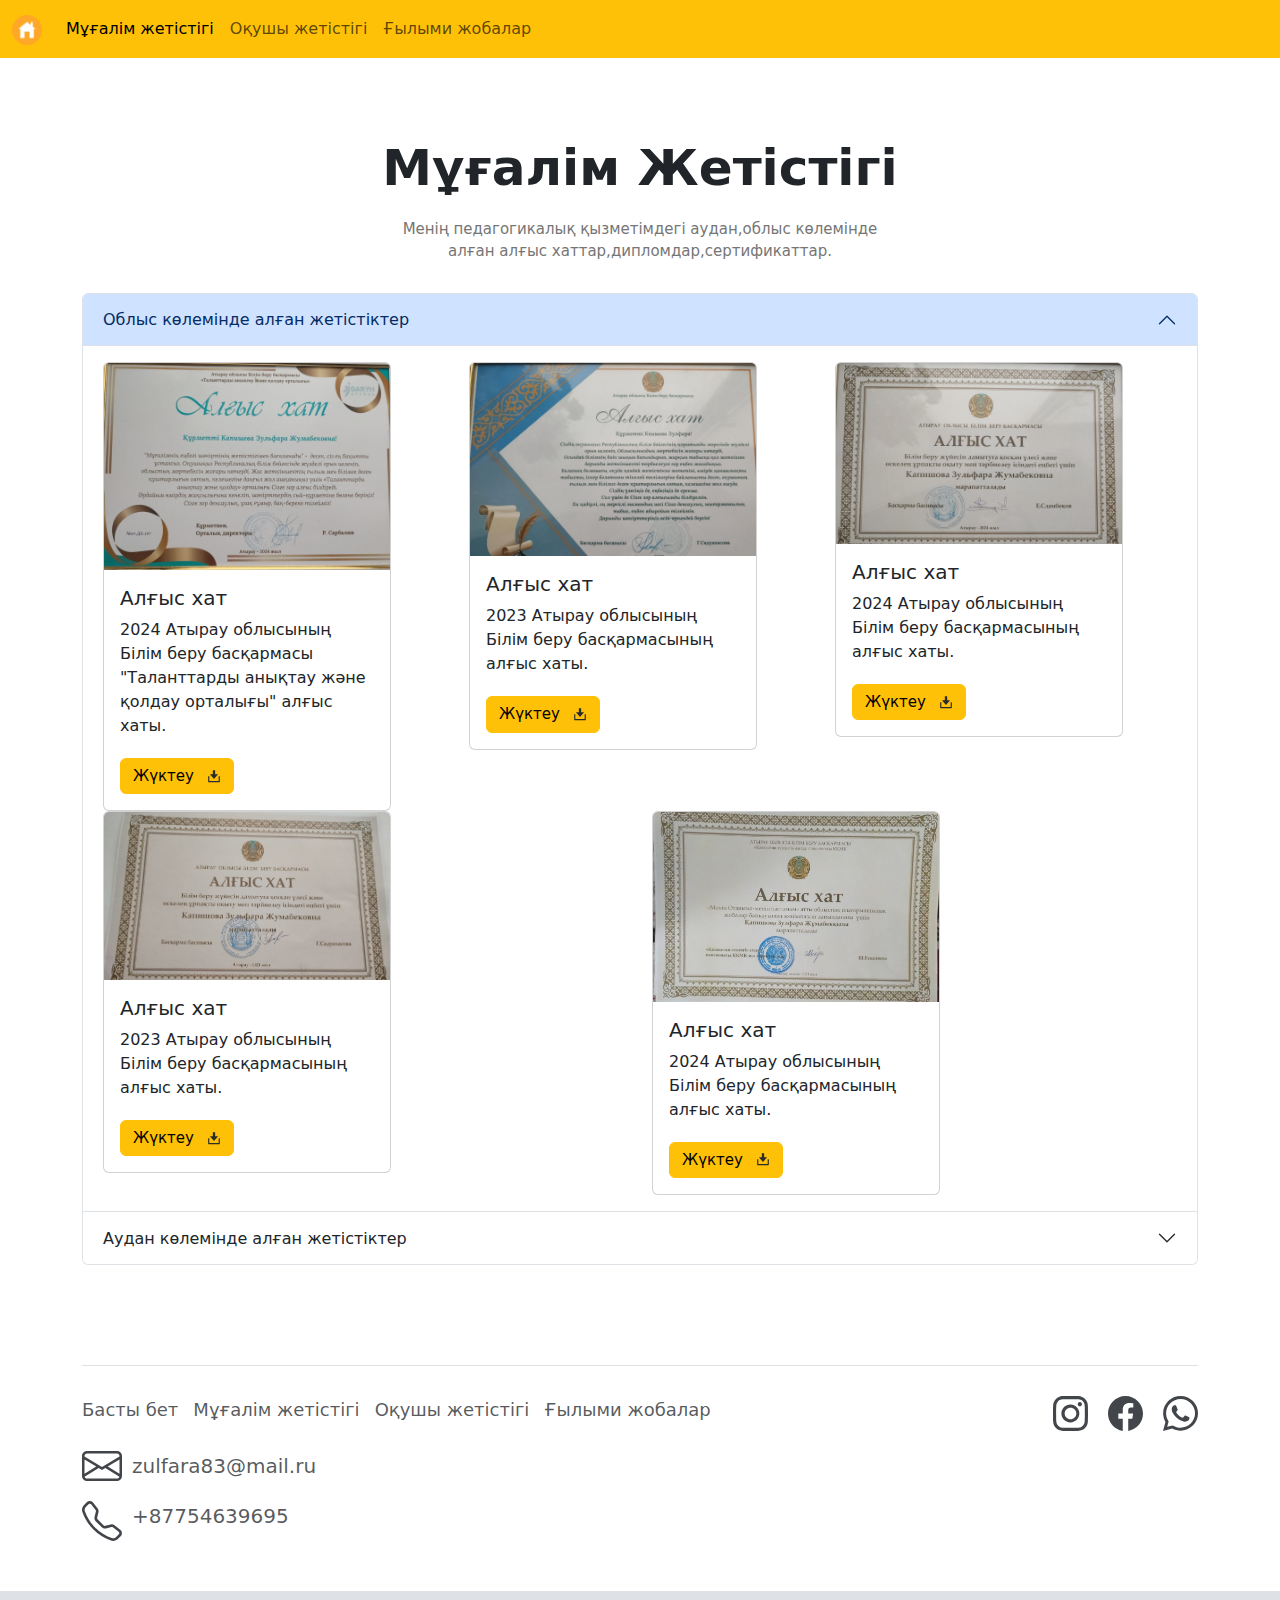
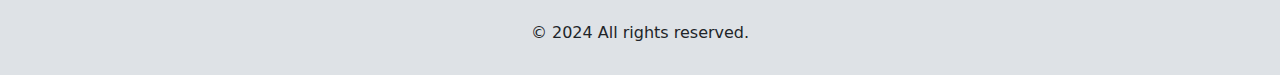
<file: teacher.html>
<!DOCTYPE html>
<html lang="en">
  <head>
    <meta charset="UTF-8" />
    <meta name="viewport" content="width=\, initial-scale=1.0" />
    <link
      href="https://cdn.jsdelivr.net/npm/bootstrap@5.3.3/dist/css/bootstrap.min.css"
      rel="stylesheet"
      integrity="sha384-QWTKZyjpPEjISv5WaRU9OFeRpok6YctnYmDr5pNlyT2bRjXh0JMhjY6hW+ALEwIH"
      crossorigin="anonymous"
    />
    <link rel="preconnect" href="https://fonts.googleapis.com" />
    <link rel="preconnect" href="https://fonts.gstatic.com" crossorigin />
    <link
      href="https://fonts.googleapis.com/css2?family=Inter:wght@100..900&family=Roboto:ital,wght@0,100;0,300;0,400;0,500;0,700;0,900;1,100;1,300;1,400;1,500;1,700;1,900&display=swap"
      rel="stylesheet"
    />
    <link rel="stylesheet" href="css/teacher_style.css" />
    <link rel="stylesheet" href="css/style.css" />
    <title>Portfolio</title>
  </head>
  <body>
    <script
      src="https://cdn.jsdelivr.net/npm/bootstrap@5.3.3/dist/js/bootstrap.bundle.min.js"
      integrity="sha384-YvpcrYf0tY3lHB60NNkmXc5s9fDVZLESaAA55NDzOxhy9GkcIdslK1eN7N6jIeHz"
      crossorigin="anonymous"
    ></script>
    <nav class="navbar navbar-expand-lg bg-warning">
      <div class="container-fluid">
        <a class="navbar-brand text-white" href="index.html"
          ><img src="icons/home.png" alt="logo" class="logo"
        /></a>
        <button
          class="navbar-toggler"
          type="button"
          data-bs-toggle="collapse"
          data-bs-target="#navbarNavAltMarkup"
          aria-controls="navbarNavAltMarkup"
          aria-expanded="false"
          aria-label="Toggle navigation"
        >
          <span class="navbar-toggler-icon"></span>
        </button>
        <div class="collapse navbar-collapse" id="navbarNavAltMarkup">
          <div class="navbar-nav">
            <a class="nav-link active" href="#">Мұғалім жетістігі</a>
            <a class="nav-link" href="student.html">Оқушы жетістігі</a>
            <a class="nav-link" href="project.html">Ғылыми жобалар</a>
          </div>
        </div>
      </div>
    </nav>
    <section class="teacher">
      <div class="container">
        <h1 class="teacher_title">Мұғалім Жетістігі</h1>
        <p class="teacher_sub_title">
          Менің педагогикалық қызметімдегі аудан,облыс көлемінде алған алғыс
          хаттар,дипломдар,сертификаттар.
        </p>
        <div class="accordion accordion_margin" id="accordionExample">
          <div class="accordion-item">
            <h2 class="accordion-header">
              <button
                class="accordion-button"
                type="button"
                data-bs-toggle="collapse"
                data-bs-target="#collapseOne"
                aria-expanded="true"
                aria-controls="collapseOne"
              >
                Облыс көлемінде алған жетістіктер
              </button>
            </h2>
            <div
              id="collapseOne"
              class="accordion-collapse collapse show"
              data-bs-parent="#accordionExample"
            >
              <div class="accordion-body">
                <div class="row">
                  <div class="col">
                    <div class="card" style="width: 18rem">
                      <img
                        src="img/teacher/atyrau_diplom_new.jpg"
                        class="card-img-top"
                        alt="diplom"
                      />
                      <div class="card-body">
                        <h5 class="card-title">Алғыс хат</h5>
                        <p class="card-text">
                          2024 Атырау облысының Білім беру басқармасы
                          "Таланттарды анықтау және қолдау орталығы" алғыс хаты.
                        </p>
                        <a
                          href="img/teacher/atyrau_diplom_new.jpg"
                          class="course_a_btn"
                          target="_blank"
                          download
                        >
                          <button
                            type="button"
                            class="btn btn-warning course_btn teacher_btn"
                          >
                            <div>Жүктеу</div>
                            <img
                              src="icons/Frame.svg"
                              alt="frame"
                              class="frame"
                            />
                          </button>
                        </a>
                      </div>
                    </div>
                  </div>
                  <div class="col">
                    <div class="card" style="width: 18rem">
                      <img
                        src="img/teacher/atyrau_diplom_blue.jpg"
                        class="card-img-top"
                        alt="diplom"
                      />
                      <div class="card-body">
                        <h5 class="card-title">Алғыс хат</h5>
                        <p class="card-text">
                          2023 Атырау облысының Білім беру басқармасының алғыс
                          хаты.
                        </p>
                        <a
                          href="img/teacher/atyrau_diplom_blue.jpg"
                          class="course_a_btn"
                          target="_blank"
                          download
                        >
                          <button
                            type="button"
                            class="btn btn-warning course_btn teacher_btn"
                          >
                            <div>Жүктеу</div>
                            <img
                              src="icons/Frame.svg"
                              alt="frame"
                              class="frame"
                            />
                          </button>
                        </a>
                      </div>
                    </div>
                  </div>
                  <div class="col">
                    <div class="card" style="width: 18rem">
                      <img
                        src="img/teacher/atyrau_diplom_2024.jpg"
                        class="card-img-top"
                        alt="diplom"
                      />
                      <div class="card-body">
                        <h5 class="card-title">Алғыс хат</h5>
                        <p class="card-text">
                          2024 Атырау облысының Білім беру басқармасының алғыс
                          хаты.
                        </p>
                        <a
                          href="img/teacher/atyrau_diplom_2024.jpg"
                          class="course_a_btn"
                          target="_blank"
                          download
                        >
                          <button
                            type="button"
                            class="btn btn-warning course_btn teacher_btn"
                          >
                            <div>Жүктеу</div>
                            <img
                              src="icons/Frame.svg"
                              alt="frame"
                              class="frame"
                            />
                          </button>
                        </a>
                      </div>
                    </div>
                  </div>
                  <div class="col">
                    <div class="card" style="width: 18rem">
                      <img
                        src="img/teacher/аtyrau_diplom.jpg"
                        class="card-img-top"
                        alt="diplom"
                      />
                      <div class="card-body">
                        <h5 class="card-title">Алғыс хат</h5>
                        <p class="card-text">
                          2023 Атырау облысының Білім беру басқармасының алғыс
                          хаты.
                        </p>
                        <a
                          href="img/teacher/аtyrau_diplom.jpg"
                          class="course_a_btn"
                          target="_blank"
                          download
                        >
                          <button
                            type="button"
                            class="btn btn-warning course_btn teacher_btn"
                          >
                            <div>Жүктеу</div>
                            <img
                              src="icons/Frame.svg"
                              alt="frame"
                              class="frame"
                            />
                          </button>
                        </a>
                      </div>
                    </div>
                  </div>
                  <div class="col">
                    <div class="card" style="width: 18rem">
                      <img
                        src="img/teacher/atyrau_diplom_21.jpg"
                        class="card-img-top"
                        alt="diplom"
                      />
                      <div class="card-body">
                        <h5 class="card-title">Алғыс хат</h5>
                        <p class="card-text">
                          2024 Атырау облысының Білім беру басқармасының алғыс
                          хаты.
                        </p>
                        <a
                          href="img/teacher/atyrau_diplom_21.jpg"
                          class="course_a_btn"
                          target="_blank"
                          download
                        >
                          <button
                            type="button"
                            class="btn btn-warning course_btn teacher_btn"
                          >
                            <div>Жүктеу</div>
                            <img
                              src="icons/Frame.svg"
                              alt="frame"
                              class="frame"
                            />
                          </button>
                        </a>
                      </div>
                    </div>
                  </div>
                </div>
              </div>
            </div>
          </div>
          <div class="accordion-item">
            <h2 class="accordion-header">
              <button
                class="accordion-button collapsed"
                type="button"
                data-bs-toggle="collapse"
                data-bs-target="#collapseTwo"
                aria-expanded="false"
                aria-controls="collapseTwo"
              >
                Аудан көлемінде алған жетістіктер
              </button>
            </h2>
            <div
              id="collapseTwo"
              class="accordion-collapse collapse"
              data-bs-parent="#accordionExample"
            >
              <div class="accordion-body">
                <div class="row">
                  <div class="col">
                    <div class="card" style="width: 18rem">
                      <img
                        src="img/teacher/qur_diplom.jpg"
                        class="card-img-top"
                        alt="diplom"
                      />
                      <div class="card-body">
                        <h5 class="card-title">Құрмет грамотасы</h5>
                        <p class="card-text">
                          Атырау обылсы білім және ғылыми қызметкерлері
                          кәсіподақтарының Құрманғазы аудандық комитетінің
                          құрмет грамотасы.
                        </p>
                        <a
                          href="img/teacher/qur_diplom.jpg"
                          class="course_a_btn"
                          target="_blank"
                          download
                        >
                          <button
                            type="button"
                            class="btn btn-warning course_btn teacher_btn"
                          >
                            <div>Жүктеу</div>
                            <img
                              src="icons/Frame.svg"
                              alt="frame"
                              class="frame"
                            />
                          </button>
                        </a>
                      </div>
                    </div>
                  </div>
                  <div class="col">
                    <div class="card" style="width: 18rem">
                      <img
                        src="img/teacher/qur_diplom_23.jpg"
                        class="card-img-top"
                        alt="diplom"
                      />
                      <div class="card-body">
                        <h5 class="card-title">Диплом</h5>
                        <p class="card-text">
                          "Білім беру ұйымдарының қызметін тиімді жүргізуде
                          заманауг инновациялық технологияларды қолдану"
                          тақырыбда I орын.
                        </p>
                        <a
                          href="img/teacher/qur_diplom.jpg"
                          class="course_a_btn"
                          target="_blank"
                          download
                        >
                          <button
                            type="button"
                            class="btn btn-warning course_btn teacher_btn"
                          >
                            <div>Жүктеу</div>
                            <img
                              src="icons/Frame.svg"
                              alt="frame"
                              class="frame"
                            />
                          </button>
                        </a>
                      </div>
                    </div>
                  </div>
                </div>
              </div>
            </div>
          </div>
        </div>
      </div>
    </section>
    <footer class="footer">
      <div class="container">
        <div class="divider"></div>
        <div class="footer_wrapper">
          <div class="footer_item">
            <a href="#" class="footer_link">Басты бет</a>
            <a href="teacher.html" class="footer_link">Мұғалім жетістігі</a>
            <a href="student.html" class="footer_link">Оқушы жетістігі</a>
            <a href="project.html" class="footer_link">Ғылыми жобалар</a>
          </div>

          <div class="footer_social">
            <a href="#"
              ><img
                src="icons/instagram.svg"
                alt="instagram"
                class="social_icon"
            /></a>
            <a href="#"
              ><img src="icons/facebook.svg" alt="facebook" class="social_icon"
            /></a>
            <a href="#"
              ><img src="icons/whatsapp.svg" alt="whatsapp" class="social_icon"
            /></a>
          </div>
        </div>
        <div class="contacts">
          <div class="contacts_item">
            <img src="icons/email.svg" alt="email" class="contacts_icon" />
            <div class="contacts_text">zulfara83@mail.ru</div>
          </div>
          <div class="contacts_item mt">
            <img src="icons/phone.svg" alt="phone" class="contacts_icon" />
            <div class="contacts_text">+87754639695</div>
          </div>
        </div>
      </div>
      <div class="footer_down">
        <div class="footer_down_text">© 2024 All rights reserved.</div>
      </div>
    </footer>
  </body>
</html>
</file>
<file: css/style.css>
.main {
  position: relative;
  height: 450px;
}

.img_mobile {
  display: none;
}

.carousel_mobile {
  display: none;
}

.zul_circle {
  display: none;
}

.main_title {
  margin-top: 90px;
  font-weight: 700;
  font-size: 48px;
  color: #2b2b2b;
}
.logo {
  width: 30px;
}
.main_subtitle {
  font-weight: 700;
  font-size: 37px;
}

.main_subtitle span {
  color: #ffb400;
}

.main_image {
  position: absolute;
  width: 400px;
  right: 20px;
  bottom: 0px;
}

.main_text {
  margin-top: 40px;
  font-weight: 400;
  font-size: 16px;
  color: #767676;
  width: 500px;
}

.circle {
  position: absolute;
  width: 16px;
  height: 16px;
  border-radius: 100%;
  border: 2px solid #05ff00;
  left: 88px;
  bottom: 22px;
}

.square {
  position: absolute;
  border: 2px solid rgba(0, 71, 255, 0.8);
  width: 16px;
  height: 16px;
  transform: rotate(-26deg);
  bottom: 112px;
  left: 373px;
}

.triangle {
  position: absolute;
  bottom: 200px;
  right: 35px;
}

.circle_yellow {
  border-color: #ffb400;
  bottom: 71px;
  left: 657px;
}

.circle_yellow_2 {
  border-color: #ffb400;
  bottom: 470px;
  left: 40px;
}

.circle_2 {
  left: 720px;
  bottom: 440px;
}

.square_yellow {
  border-color: #ffb400;
  bottom: 500px;
  left: 1105px;
}

.course {
  background-color: #e5e5e5;
}
.course_title {
  font-size: 40px;
  font-weight: 700;
  text-align: center;
}

.course {
  padding: 30px 0 30px 0;
}
.course_img {
  width: 500px;
}

.course_item {
  display: flex;
  margin-top: 100px;
}

.course_item_title {
  font-size: 40px;
  font-weight: 500;
}

.course_item_text {
  margin-top: 30px;
  font-size: 20px;
  font-weight: 300;
  width: 600px;
}

.course_btn {
  margin-top: 20px;
  font-size: 20px;
  font-weight: 500;
  display: flex;
  align-items: center;
}

.frame {
  margin-left: 13px;
}

.item-reverse {
  flex-direction: row-reverse;
}

.course_item_title_end {
  text-align: end;
}
.course_item_text_end {
  text-align: end;
}

.course_btn_end {
  float: right;
}

.course_a_btn {
  text-decoration: none;
}

.footer {
  padding-top: 50px;
}

.divider {
  width: 100%;
  height: 0.666667px;
  background-color: rgb(222, 226, 230);
}

.footer_item {
  display: flex;
  margin-top: 30px;
  flex-wrap: wrap;
  width: 100%;
}

.footer_wrapper {
  display: flex;
}

.footer_link {
  padding-right: 15px;
  font-size: 18px;
  font-weight: 400;
  text-decoration: none;
  color: rgba(33, 37, 41, 0.75);
}

.footer_social {
  display: flex;
  justify-content: flex-end;
  width: 50%;
  margin-top: 30px;
}
.year {
  margin-top: 5px;
  font-weight: 400;
  color: rgba(33, 37, 41, 0.75);
}

.social_icon {
  display: block;
  width: 35px;
  margin-left: 20px;
}
.contacts {
  margin-top: 20px;
  margin-bottom: 50px;
}
.contacts_item {
  display: flex;
}
.contacts_icon {
  width: 40px;
}

.contacts_text {
  margin-left: 10px;
  font-size: 20px;
  font-weight: 400;
  color: rgba(33, 37, 41, 0.75);
}

.mt {
  margin-top: 20px;
}

.footer_down {
  background-color: rgb(222, 226, 230);
  padding: 30px 0 30px 0;
}

.footer_down_text {
  text-align: center;
}

@media (max-width: 1200px) {
  .square_yellow {
    left: 900px;
  }
  .course_img {
    height: 250px;
  }
}

@media (max-width: 991px) {
  .main {
    height: 560px;
  }
  .zul_circle {
    display: block;
    margin: 0 auto;
    margin-top: 20px;
    width: 300px;
  }
  .main_image {
    display: none;
  }
  .circle {
    display: none;
  }
  .circle_2 {
    display: none;
  }
  .circle_yellow {
    display: none;
  }
  .circle_yellow_2 {
    display: none;
  }
  .square {
    display: none;
  }
  .square_yellow {
    display: none;
  }
  .triangle {
    display: none;
  }
  .main_title {
    margin-top: 20px;
    font-size: 34px;
    text-align: center;
  }
  .main_subtitle {
    font-size: 23px;
    text-align: center;
  }
  .main_text {
    font-size: 12px;
    text-align: center;
    margin: 0 auto;
    margin-top: 20px;
    width: auto;
  }
  .course_img {
    display: none;
  }
  .img_mobile {
    display: block;
    margin-top: 10px;

    width: 370px;
  }
  .reverse_mobile_img {
    margin-left: auto;
  }
  .carousel_wrapper {
    display: flex;
  }
  .carousel_block {
    width: 200px;
  }
  .carousel_mobile {
    display: block;
  }
  .tagulum {
    display: none;
  }
  .course_item_text {
    font-size: 15px;
    width: auto;
  }
}

@media (max-width: 768px) {
  .course_img {
    width: 300px;
    height: 200px;
  }
  .course_btn {
    font-size: 16px;
  }
  .course_item_title {
    font-size: 30px;
  }
}

@media (max-width: 576px) {
  .main_title {
    font-size: 25px;
  }
  .main_subtitle {
    font-size: 20px;
  }
}
</file>
<file: css/teacher_style.css>
.teacher {
  padding: 80px 0 50px 0;
}

.teacher_title {
  text-align: center;
  font-size: 50px;
  font-weight: 700;
}

.teacher_sub_title {
  margin: 0 auto;
  margin-top: 20px;
  width: 500px;
  font-weight: 400;
  font-size: 15px;
  text-align: center;
  color: #767676;
}

.accordion_margin {
  margin-top: 30px;
}

.logo {
  width: 30px;
}

.teacher_btn.teacher_btn.teacher_btn {
  font-size: 15px;
}

@media (max-width: 576px) {
  .teacher_title {
    font-size: 35px;
  }
  .teacher_sub_title {
    width: auto;
  }
}
</file>
<file: css/student_style.css>
.student {
  padding: 80px 0 50px 0;
}
</file>
<file: css/project_style.css>
.project {
  padding: 80px 0 50px 0;
}

.project_title {
  display: flex;
  margin: 0 auto;
  margin-top: 70px;
  justify-content: center;
  align-items: center;
  width: 190px;
  height: 42px;
  border-radius: 6px;
  font-size: 15px;
  font-weight: 500;
  text-transform: uppercase;
}

.project_document {
  display: flex;
  justify-content: space-between;
  margin-top: 40px;
}

.word_text {
  font-size: 40px;
  font-weight: 500;
  text-align: center;
}

.word_img {
  display: block;
  width: 300px;
  margin: 0 auto;
  margin-top: 20px;
}

.project_subtitle {
  margin-top: 40px;
  font-size: 30px;
  font-weight: 700;
}

.center {
  display: flex;
  justify-content: center;
}

.word_item {
  width: 1000px;
  margin-top: 30px;
}

.project_margin {
  margin-top: 200px;
}
</file>
